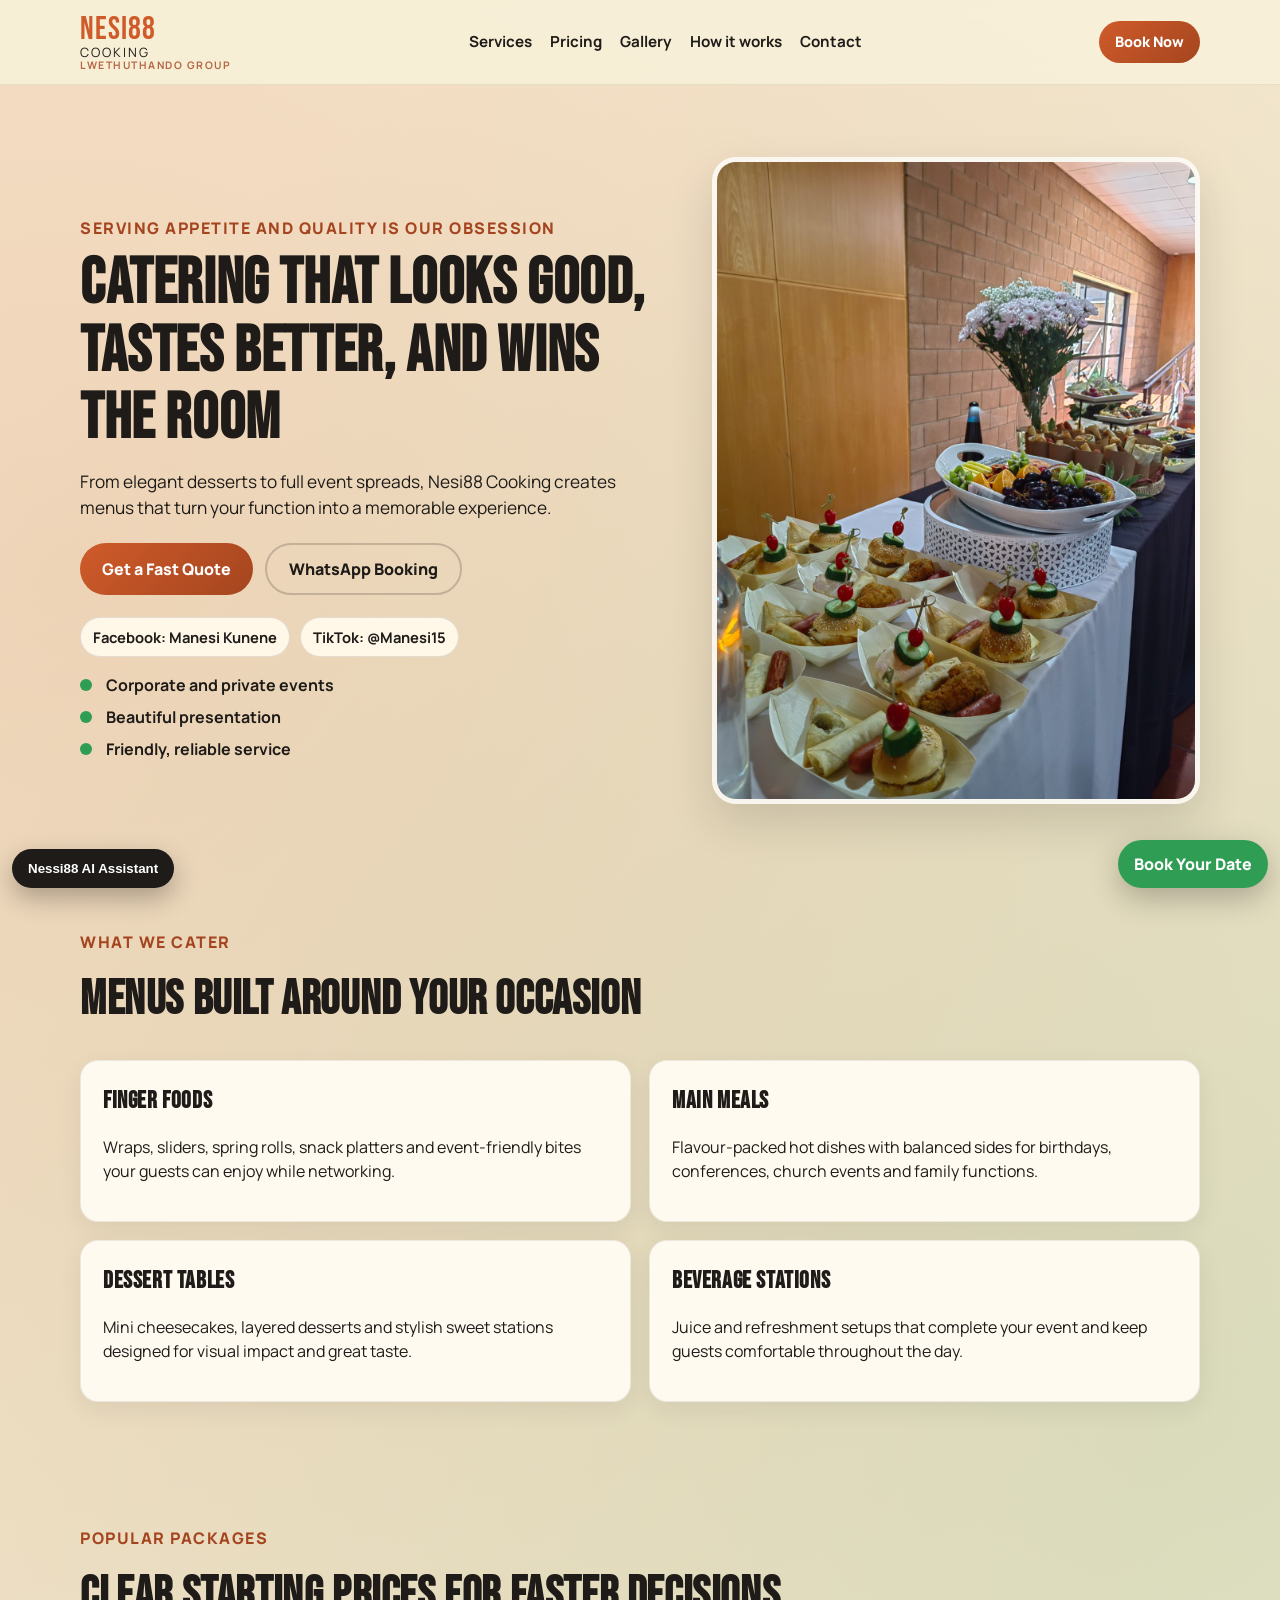
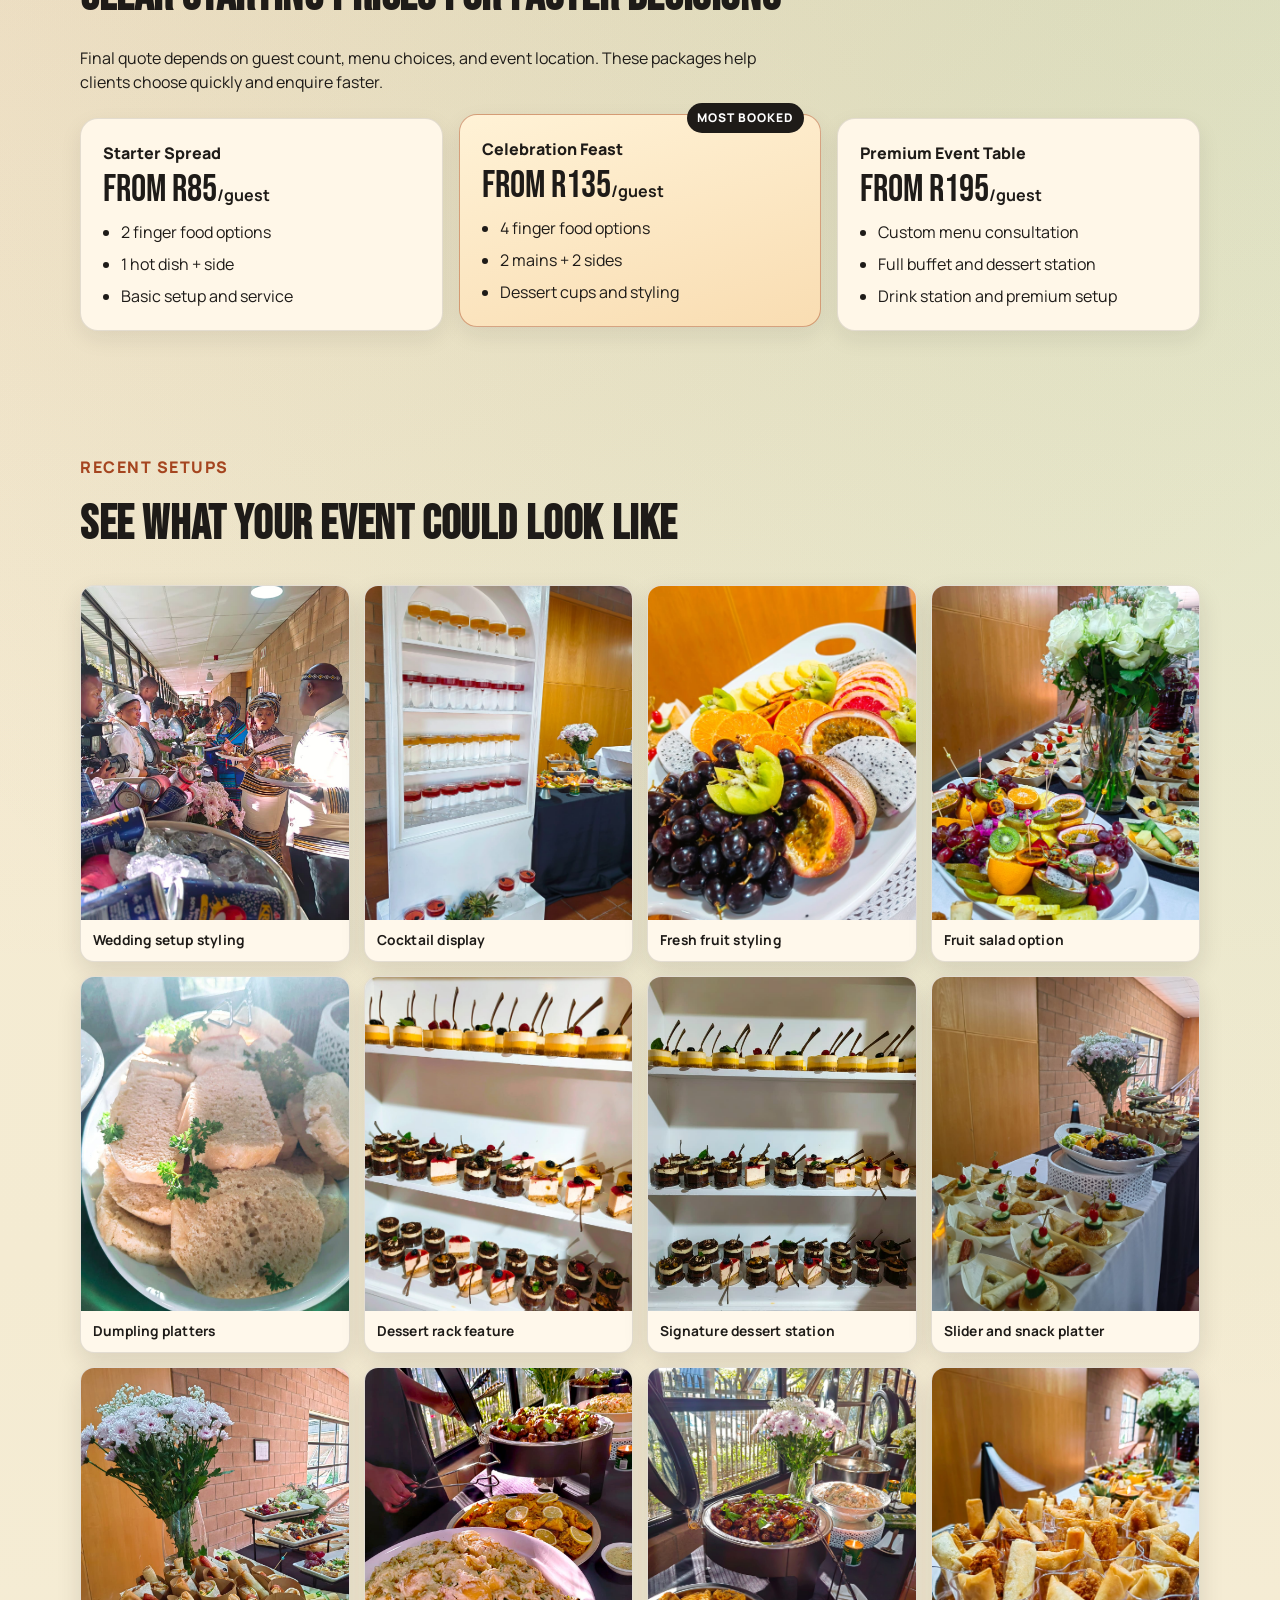
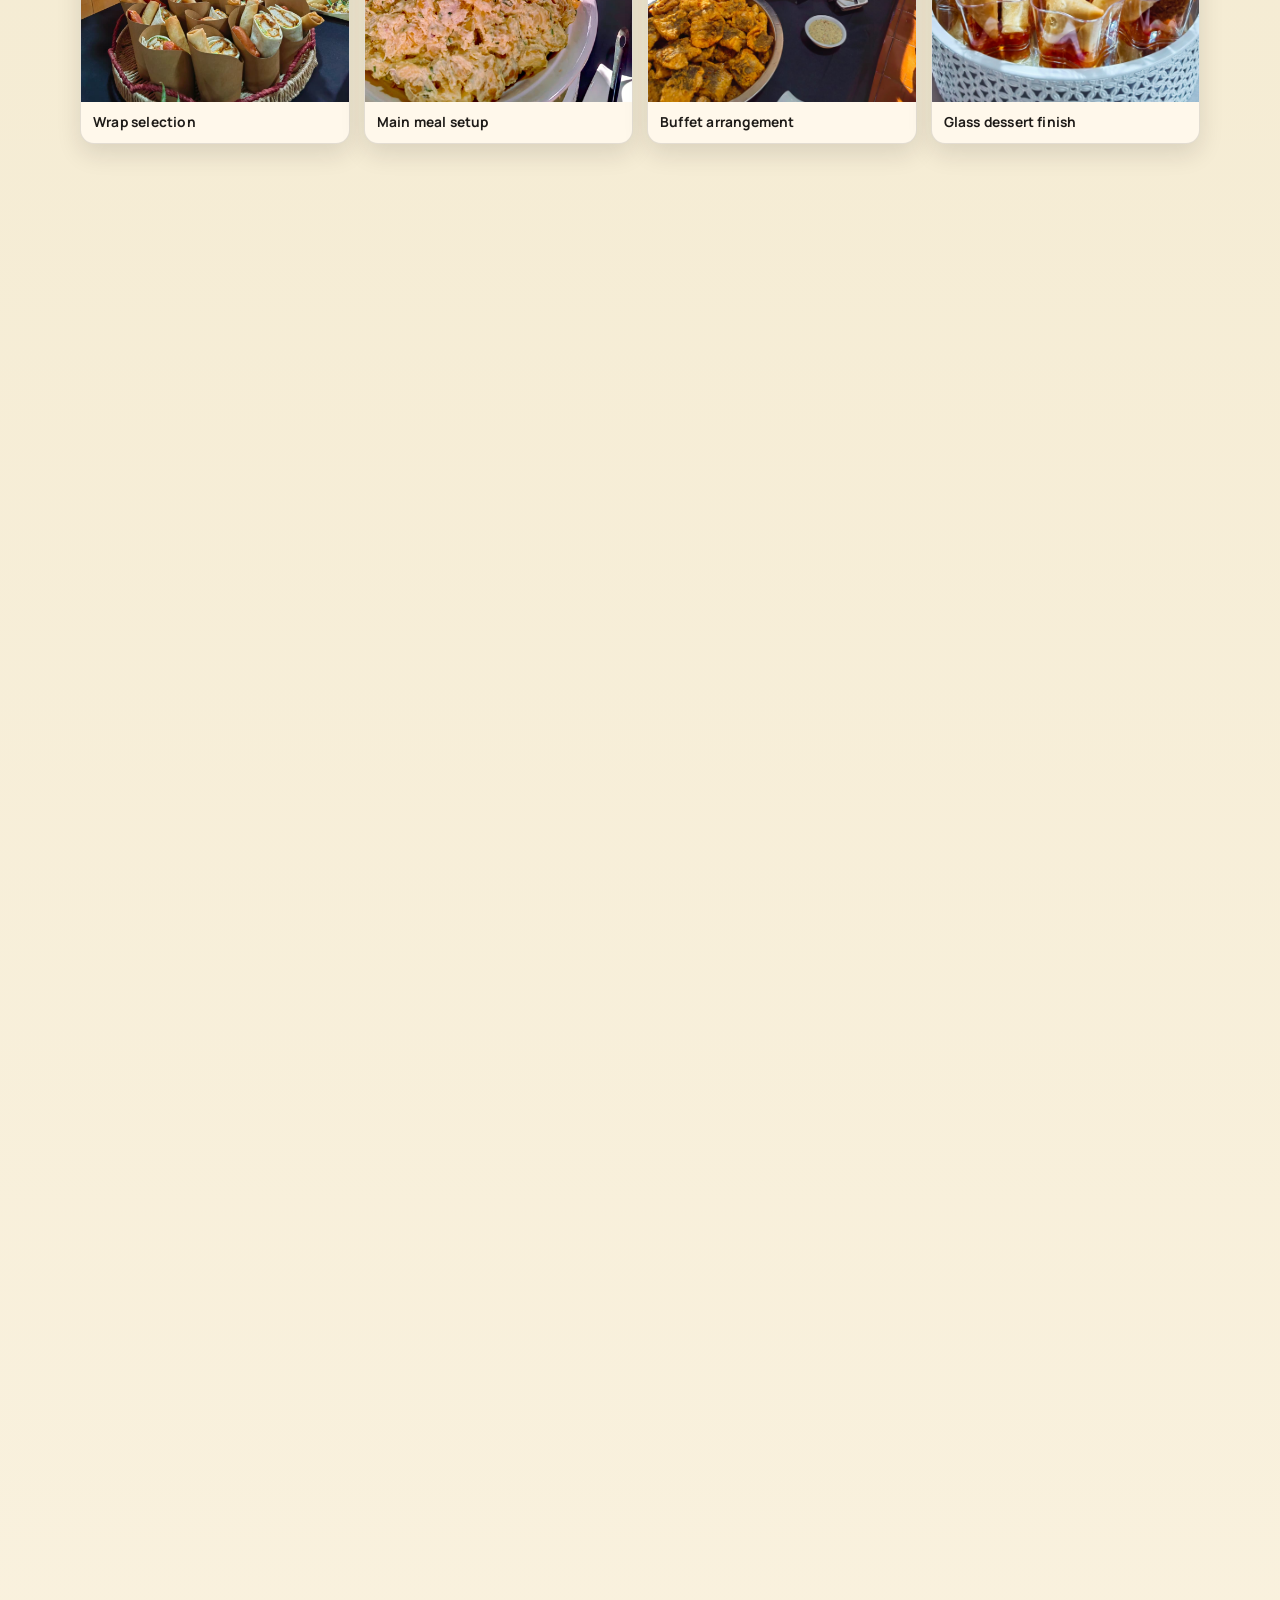
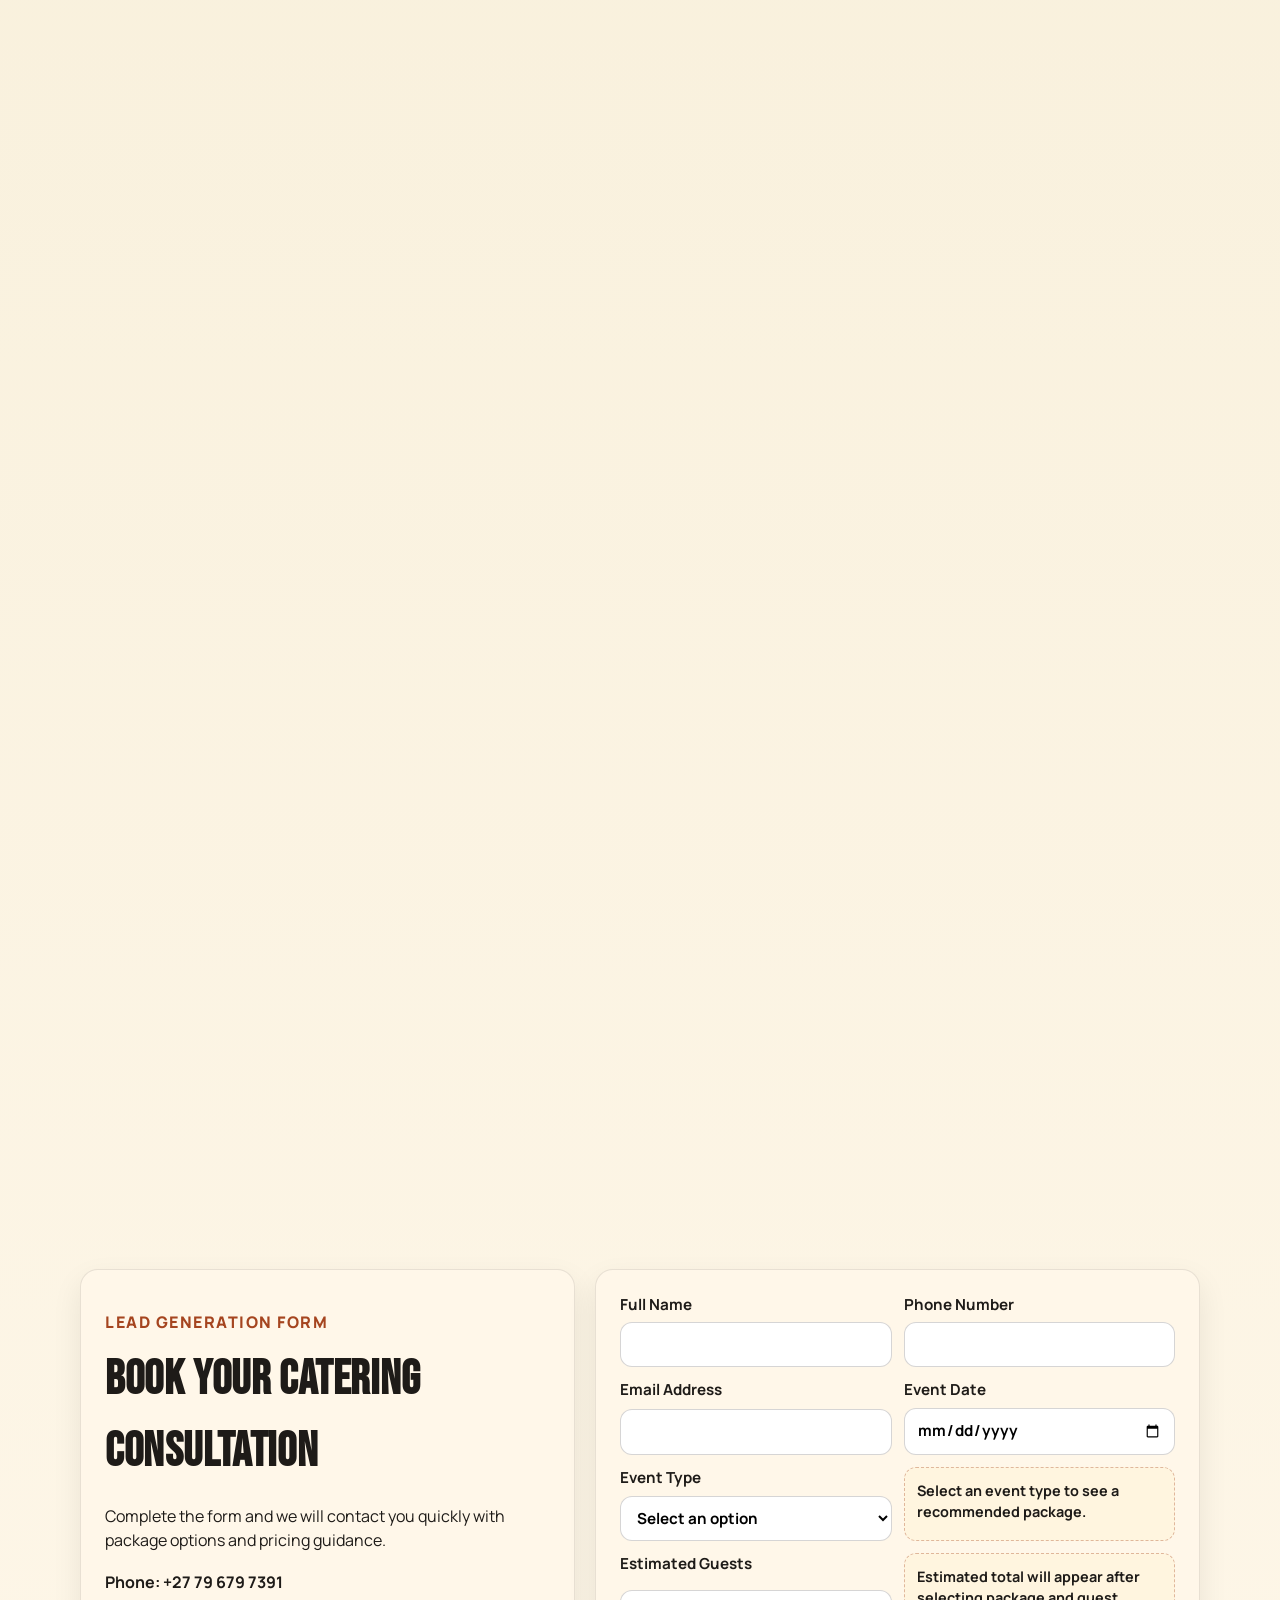
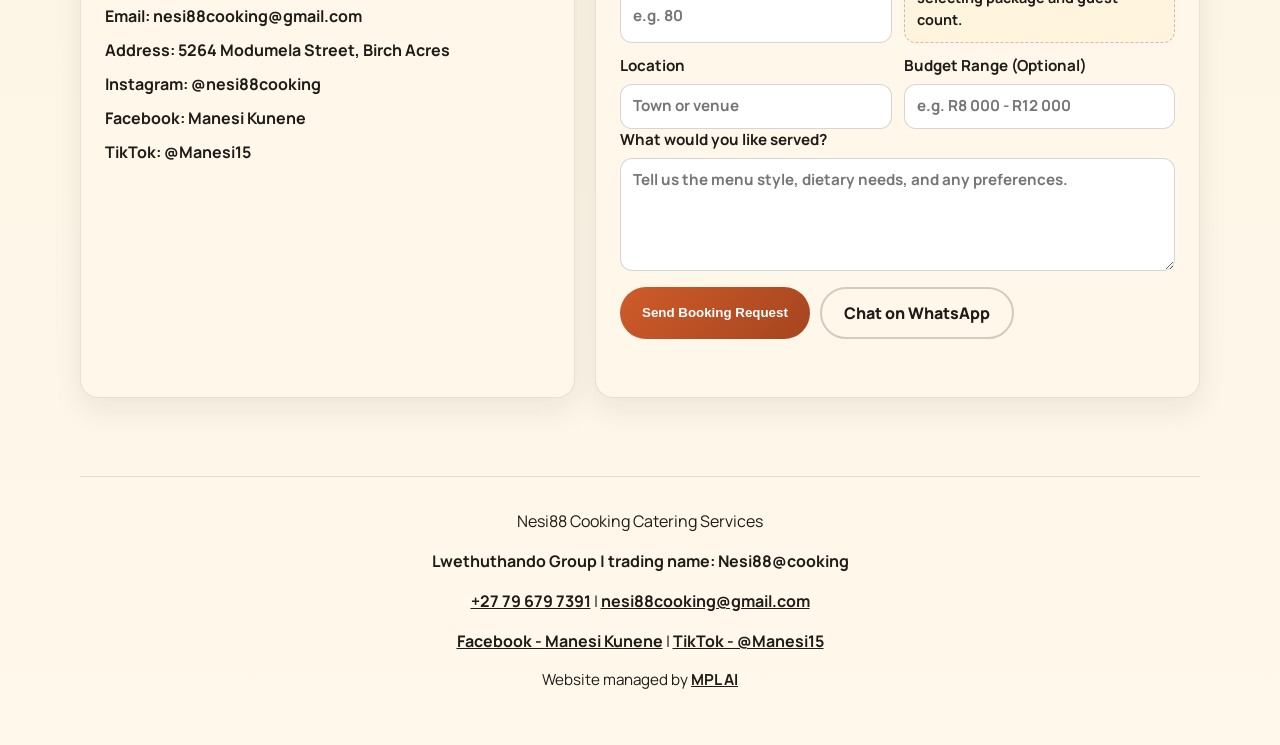
<file: index.html>
<!DOCTYPE html>
<html lang="en">
<head>
  <meta charset="UTF-8">
  <meta name="viewport" content="width=device-width, initial-scale=1.0">
  <meta name="description" content="Nesi88 Cooking, trading as Nesi88@cooking under Lwethuthando Group, provides stylish catering for corporate events, private celebrations, and intimate functions in and around Birch Acres.">
  <title>Nesi88 Cooking | Catering Services</title>
  <link rel="preconnect" href="https://fonts.googleapis.com">
  <link rel="preconnect" href="https://fonts.gstatic.com" crossorigin>
  <link href="https://fonts.googleapis.com/css2?family=Bebas+Neue&family=Manrope:wght@400;500;700;800&display=swap" rel="stylesheet">
  <link rel="stylesheet" href="styles.css">
</head>
<body>
  <div id="pageLoader" class="page-loader" aria-hidden="true">
    <div class="loader-logo">
      <span class="logo-main">Nesi88</span>
      <span class="logo-sub">Cooking</span>
    </div>
  </div>

  <div id="scrollProgress" class="scroll-progress" role="progressbar" aria-label="Page scroll progress" aria-valuenow="0" aria-valuemin="0" aria-valuemax="100"></div>
  <button id="menuBackdrop" class="menu-backdrop" aria-hidden="true" tabindex="-1"></button>
  <a class="skip-link" href="#book">Skip to booking form</a>

  <header class="site-header">
    <div class="container nav-wrap">
      <a class="logo" href="#home" aria-label="Nesi88 Cooking home">
        <span class="logo-main">Nesi88</span>
        <span class="logo-sub">Cooking</span>
        <span class="logo-group">Lwethuthando Group</span>
      </a>

      <button class="mobile-menu-toggle" id="mobileMenuToggle" type="button" aria-expanded="false" aria-controls="mainNav" aria-label="Toggle navigation menu">
        <span></span>
        <span></span>
        <span></span>
      </button>

      <nav class="main-nav" id="mainNav" aria-label="Main navigation">
        <a href="#services">Services</a>
        <a href="#pricing">Pricing</a>
        <a href="#gallery">Gallery</a>
        <a href="#how-it-works">How it works</a>
        <a href="#contact">Contact</a>
      </nav>

      <a class="btn btn-small" href="#book">Book Now</a>
    </div>
  </header>

  <main id="home">
    <section class="hero section-reveal">
      <div class="container hero-grid">
        <div class="hero-copy">
          <p class="eyebrow">Serving appetite and quality is our obsession</p>
          <h1>Catering That Looks Good, Tastes Better, And Wins The Room</h1>
          <p class="hero-text">From elegant desserts to full event spreads, Nesi88 Cooking creates menus that turn your function into a memorable experience.</p>

          <div class="hero-cta">
            <a class="btn" href="#book">Get a Fast Quote</a>
            <a class="btn btn-outline" href="https://wa.me/27796797381" target="_blank" rel="noopener">WhatsApp Booking</a>
          </div>

          <div class="social-inline" aria-label="Social media accounts">
            <a href="https://www.facebook.com/ManesiKunene" target="_blank" rel="noopener">Facebook: Manesi Kunene</a>
            <a href="https://www.tiktok.com/@manesi15" target="_blank" rel="noopener">TikTok: @Manesi15</a>
          </div>

          <ul class="trust-points" aria-label="Service highlights">
            <li>Corporate and private events</li>
            <li>Beautiful presentation</li>
            <li>Friendly, reliable service</li>
          </ul>
        </div>

        <div class="hero-visual">
          <img src="images/burgers.jpeg" alt="Nesi88 Cooking catering services poster" loading="eager">
        </div>
      </div>
    </section>

    <section id="services" class="services section-reveal">
      <div class="container">
        <p class="section-kicker">What we cater</p>
        <h2>Menus Built Around Your Occasion</h2>

        <div class="service-grid">
          <article class="service-card">
            <h3>Finger Foods</h3>
            <p>Wraps, sliders, spring rolls, snack platters and event-friendly bites your guests can enjoy while networking.</p>
          </article>

          <article class="service-card">
            <h3>Main Meals</h3>
            <p>Flavour-packed hot dishes with balanced sides for birthdays, conferences, church events and family functions.</p>
          </article>

          <article class="service-card">
            <h3>Dessert Tables</h3>
            <p>Mini cheesecakes, layered desserts and stylish sweet stations designed for visual impact and great taste.</p>
          </article>

          <article class="service-card">
            <h3>Beverage Stations</h3>
            <p>Juice and refreshment setups that complete your event and keep guests comfortable throughout the day.</p>
          </article>
        </div>
      </div>
    </section>

    <section id="pricing" class="pricing section-reveal">
      <div class="container">
        <p class="section-kicker">Popular packages</p>
        <h2>Clear Starting Prices For Faster Decisions</h2>
        <p class="section-intro">Final quote depends on guest count, menu choices, and event location. These packages help clients choose quickly and enquire faster.</p>

        <div class="pricing-grid">
          <article class="price-card">
            <p class="price-label">Starter Spread</p>
            <p class="price-value">From R85<span>/guest</span></p>
            <ul>
              <li>2 finger food options</li>
              <li>1 hot dish + side</li>
              <li>Basic setup and service</li>
            </ul>
          </article>

          <article class="price-card price-card-featured">
            <p class="badge">Most Booked</p>
            <p class="price-label">Celebration Feast</p>
            <p class="price-value">From R135<span>/guest</span></p>
            <ul>
              <li>4 finger food options</li>
              <li>2 mains + 2 sides</li>
              <li>Dessert cups and styling</li>
            </ul>
          </article>

          <article class="price-card">
            <p class="price-label">Premium Event Table</p>
            <p class="price-value">From R195<span>/guest</span></p>
            <ul>
              <li>Custom menu consultation</li>
              <li>Full buffet and dessert station</li>
              <li>Drink station and premium setup</li>
            </ul>
          </article>
        </div>
      </div>
    </section>

    <section id="gallery" class="gallery section-reveal">
      <div class="container">
        <p class="section-kicker">Recent setups</p>
        <h2>See What Your Event Could Look Like</h2>

        <div class="gallery-grid">
          <figure class="gallery-card featured">
            <img src="images/xhosa-wedding.jpeg" alt="Elegant wedding buffet setup by Nesi88 Cooking" loading="lazy">
            <figcaption>Wedding setup styling</figcaption>
          </figure>
          <figure class="gallery-card tall">
            <img src="images/cocktail-rack.jpeg" alt="Cocktail drinks and event refreshment rack" loading="lazy">
            <figcaption>Cocktail display</figcaption>
          </figure>
          <figure class="gallery-card">
            <img src="images/fruit-bowl.jpeg" alt="Fresh fruit bowl and table styling" loading="lazy">
            <figcaption>Fresh fruit styling</figcaption>
          </figure>
          <figure class="gallery-card">
            <img src="images/fruit-salad.jpeg" alt="Fruit salad catering option" loading="lazy">
            <figcaption>Fruit salad option</figcaption>
          </figure>
          <figure class="gallery-card">
            <img src="images/dumpling.jpeg" alt="Savory dumpling catering platter" loading="lazy">
            <figcaption>Dumpling platters</figcaption>
          </figure>
          <figure class="gallery-card">
            <img src="images/desert-on-rack.jpeg" alt="Tiered dessert rack for catered event" loading="lazy">
            <figcaption>Dessert rack feature</figcaption>
          </figure>
          <figure class="gallery-card">
            <img src="images/desert3.jpeg" alt="Dessert station with cheesecakes and cups" loading="lazy">
            <figcaption>Signature dessert station</figcaption>
          </figure>
          <figure class="gallery-card">
            <img src="images/burgers.jpeg" alt="Slider burgers and finger snacks served for events" loading="lazy">
            <figcaption>Slider and snack platter</figcaption>
          </figure>
          <figure class="gallery-card">
            <img src="images/wraps.jpeg" alt="Basket of wraps and finger foods" loading="lazy">
            <figcaption>Wrap selection</figcaption>
          </figure>
          <figure class="gallery-card">
            <img src="images/salds.jpeg" alt="Hot meals and side dishes in catering setup" loading="lazy">
            <figcaption>Main meal setup</figcaption>
          </figure>
          <figure class="gallery-card">
            <img src="images/menu.jpeg" alt="Event food table with plated options" loading="lazy">
            <figcaption>Buffet arrangement</figcaption>
          </figure>
          <figure class="gallery-card">
            <img src="images/inglass.jpeg" alt="Styled dessert served in glass cups" loading="lazy">
            <figcaption>Glass dessert finish</figcaption>
          </figure>
        </div>
      </div>
    </section>

    <section class="showcase section-reveal" aria-label="Catering showcase reel">
      <div class="container showcase-grid">
        <div>
          <p class="section-kicker">Live atmosphere</p>
          <h2>See The Setup Energy In Motion</h2>
          <p>Photos show quality, but video shows experience. This preview helps potential clients imagine their own event with the same premium presentation and flow.</p>
          <a class="btn" href="#book">Get My Event Quote</a>
        </div>
        <div class="showcase-media">
          <video controls autoplay muted loop playsinline preload="metadata" poster="images/juice.jpeg">
            <source src="images/drink-rack-vid.mp4" type="video/mp4">
            Your browser does not support the video tag.
          </video>
        </div>
      </div>
    </section>

    <section id="how-it-works" class="process section-reveal">
      <div class="container">
        <p class="section-kicker">Simple booking flow</p>
        <h2>From Enquiry To Event In 3 Easy Steps</h2>

        <div class="steps">
          <article>
            <span>1</span>
            <h3>Share your event details</h3>
            <p>Tell us your date, guest count and the type of catering you need.</p>
          </article>
          <article>
            <span>2</span>
            <h3>Receive a tailored quote</h3>
            <p>We match menu ideas and portions to your budget and occasion.</p>
          </article>
          <article>
            <span>3</span>
            <h3>Secure your booking</h3>
            <p>Confirm and relax while we handle food preparation and presentation.</p>
          </article>
        </div>
      </div>
    </section>

    <section class="social-proof section-reveal" aria-label="Client trust and testimonials">
      <div class="container">
        <p class="section-kicker">Why clients choose us</p>
        <h2>Trusted For Taste, Presentation, And Reliability</h2>

        <div class="badge-row" role="list" aria-label="Trust badges">
          <span role="listitem">Food hygiene first</span>
          <span role="listitem">On-time event setup</span>
          <span role="listitem">Professional presentation</span>
          <span role="listitem">Custom menu flexibility</span>
        </div>

        <div class="testimonial-grid">
          <article>
            <p>"Our conference guests loved the variety and quality. Setup was clean, elegant and perfectly on time."</p>
            <h3>Corporate Client</h3>
          </article>
          <article>
            <p>"The dessert table was beautiful and tasted incredible. Everyone kept asking who the caterer was."</p>
            <h3>Birthday Host</h3>
          </article>
          <article>
            <p>"Communication was smooth from booking to event day. The team made the whole experience stress free."</p>
            <h3>Private Function Client</h3>
          </article>
        </div>
      </div>
    </section>

    <section class="top-menu section-reveal" aria-label="Most requested menu items">
      <div class="container">
        <p class="section-kicker">Client favourites</p>
        <h2>6 Menu Items Guests Keep Requesting</h2>
        <p class="section-intro">Every event has its crowd-pleasers. These six are ordered again and again.</p>

        <div class="menu-items-grid">
          <article class="menu-item-card">
            <span class="menu-icon" aria-hidden="true">
              <svg viewBox="0 0 24 24" role="img" focusable="false">
                <circle cx="12" cy="7" r="3.5"></circle>
                <path d="M4 20c.6-4.2 3.7-6.5 8-6.5s7.4 2.3 8 6.5"></path>
                <path d="M6.5 11.5h11"></path>
              </svg>
            </span>
            <h3>Layered Dessert Cups</h3>
            <p>Creamy, beautifully staged individual desserts with seasonal berries and passionfruit drizzle.</p>
          </article>
          <article class="menu-item-card">
            <span class="menu-icon" aria-hidden="true">
              <svg viewBox="0 0 24 24" role="img" focusable="false">
                <path d="M5 6h14"></path>
                <path d="M7 6v3c0 2.9 2.2 5.2 5 5.6V19"></path>
                <path d="M17 6v3c0 2.9-2.2 5.2-5 5.6"></path>
                <path d="M9 19h6"></path>
              </svg>
            </span>
            <h3>Mini Cheesecake Bites</h3>
            <p>Rich bases, smooth cheese filling and a fruit-topped finish that photographs as well as it tastes.</p>
          </article>
          <article class="menu-item-card">
            <span class="menu-icon" aria-hidden="true">
              <svg viewBox="0 0 24 24" role="img" focusable="false">
                <path d="M4 10h16"></path>
                <path d="M5 14h14"></path>
                <path d="M6 10c1.4-2.1 3.5-3 6-3s4.6.9 6 3"></path>
                <path d="M7 17h10"></path>
              </svg>
            </span>
            <h3>Ginger &amp; Lemon Chicken</h3>
            <p>Fall-off-the-bone tender, glazed and garnished. A guaranteed crowd favourite at every hot-buffet table.</p>
          </article>
          <article class="menu-item-card">
            <span class="menu-icon" aria-hidden="true">
              <svg viewBox="0 0 24 24" role="img" focusable="false">
                <path d="M4.5 8h15"></path>
                <path d="M7 8c.6 3.8 2.3 6 5 8"></path>
                <path d="M17 8c-.6 3.8-2.3 6-5 8"></path>
                <path d="M12 16.2V20"></path>
                <path d="M9 20h6"></path>
              </svg>
            </span>
            <h3>Flavoured Wraps Cone Basket</h3>
            <p>Crispy cones packed with chicken, salad and sauce — elegant finger food that guests grab first.</p>
          </article>
          <article class="menu-item-card">
            <span class="menu-icon" aria-hidden="true">
              <svg viewBox="0 0 24 24" role="img" focusable="false">
                <path d="M8 4h8"></path>
                <path d="M9 4v5l2 2v8"></path>
                <path d="M15 4v5l-2 2"></path>
                <path d="M8 20h8"></path>
              </svg>
            </span>
            <h3>Refreshing Juice Station</h3>
            <p>Fresh-pour dispensers with house juice, ginger lemonade and fruit infusions styled for your table.</p>
          </article>
          <article class="menu-item-card">
            <span class="menu-icon" aria-hidden="true">
              <svg viewBox="0 0 24 24" role="img" focusable="false">
                <path d="M4 12.5h16"></path>
                <path d="M5.5 12.5c1.2 2 3.5 3 6.5 3s5.3-1 6.5-3"></path>
                <path d="M6.5 9.5h11"></path>
                <path d="M8 17h8"></path>
              </svg>
            </span>
            <h3>Gourmet Slider Bites</h3>
            <p>Petite brioche sliders with crispy patty, cucumber and cocktail cherry garnish that look as good as they taste.</p>
          </article>
        </div>

        <div class="menu-cta">
          <a class="btn" href="nesi88-menu.pdf.html" target="_blank" rel="noopener">Download Full Menu &amp; Price Card</a>
          <a class="btn btn-outline" href="#book">Book Based On This Menu</a>
        </div>
      </div>
    </section>

    <section id="book" class="booking section-reveal">
      <div class="container booking-grid">
        <div class="booking-copy">
          <p class="section-kicker">Lead generation form</p>
          <h2>Book Your Catering Consultation</h2>
          <p>Complete the form and we will contact you quickly with package options and pricing guidance.</p>

          <ul>
            <li>Phone: +27 79 679 7391</li>
            <li>Email: nesi88cooking@gmail.com</li>
            <li>Address: 5264 Modumela Street, Birch Acres</li>
            <li>Instagram: @nesi88cooking</li>
            <li>Facebook: Manesi Kunene</li>
            <li>TikTok: @Manesi15</li>
          </ul>
        </div>

        <form id="bookingForm" class="booking-form" action="send-booking.php" method="post" novalidate>
          <input type="text" name="website" class="honeypot" tabindex="-1" autocomplete="off" aria-hidden="true">
          <div class="field-grid">
            <label>Full Name
              <input type="text" name="name" autocomplete="name" required>
            </label>

            <label>Phone Number
              <input type="tel" name="phone" autocomplete="tel" required>
            </label>

            <label>Email Address
              <input type="email" name="email" autocomplete="email">
            </label>

            <label>Event Date
              <input type="date" name="eventDate" required>
            </label>

            <label>Event Type
              <select name="eventType" required>
                <option value="">Select an option</option>
                <option>Wedding</option>
                <option>Birthday</option>
                <option>Corporate Event</option>
                <option>Funeral/Cultural Gathering</option>
                <option>Private Function</option>
                <option>Other</option>
              </select>
            </label>

            <p id="packageHint" class="package-hint" aria-live="polite">Select an event type to see a recommended package.</p>

            <label>Estimated Guests
              <input type="number" name="guests" min="10" placeholder="e.g. 80" required>
            </label>

            <p id="estimateHint" class="estimate-hint" aria-live="polite">Estimated total will appear after selecting package and guest count.</p>

            <label>Location
              <input type="text" name="location" placeholder="Town or venue" required>
            </label>

            <label>Budget Range (Optional)
              <input type="text" name="budget" placeholder="e.g. R8 000 - R12 000">
            </label>
          </div>

          <label>What would you like served?
            <textarea name="message" rows="4" placeholder="Tell us the menu style, dietary needs, and any preferences."></textarea>
          </label>

          <div class="form-actions">
            <button class="btn" type="submit">Send Booking Request</button>
            <a class="btn btn-outline" id="whatsAppFallback" href="https://wa.me/27796797381" target="_blank" rel="noopener">Chat on WhatsApp</a>
          </div>

          <p id="formStatus" class="form-status" role="status" aria-live="polite"></p>
        </form>
      </div>
    </section>
  </main>

  <footer id="contact" class="site-footer">
    <div class="container footer-wrap">
      <p>Nesi88 Cooking Catering Services</p>
      <p class="legal-name">Lwethuthando Group | trading name: Nesi88@cooking</p>
      <p><a href="tel:+27796797381">+27 79 679 7391</a> | <a href="mailto:nesi88cooking@gmail.com">nesi88cooking@gmail.com</a></p>
      <p><a href="https://www.facebook.com/ManesiKunene" target="_blank" rel="noopener">Facebook - Manesi Kunene</a> | <a href="https://www.tiktok.com/@manesi15" target="_blank" rel="noopener">TikTok - @Manesi15</a></p>
      <p class="managed-by">Website managed by <a href="https://www.mplai.co.za" target="_blank" rel="noopener">MPL AI</a></p>
    </div>
  </footer>

  <a class="floating-cta" href="#book" aria-label="Open booking form">Book Your Date</a>

  <section class="chatbot" aria-label="AI FAQ assistant">
    <button id="chatToggle" class="chat-toggle" type="button" aria-expanded="false" aria-controls="chatWindow">
      Nessi88 AI Assistant
    </button>

    <div id="chatWindow" class="chat-window" aria-hidden="true">
      <div class="chat-head">
        <h2>Nesi88 AI Assistant</h2>
        <button id="chatClose" class="chat-close" type="button" aria-label="Close assistant">x</button>
      </div>

      <div id="chatMessages" class="chat-messages" role="log" aria-live="polite" aria-relevant="additions"></div>

      <div class="chat-quick-actions" aria-label="FAQ quick actions">
        <button type="button" data-question="How much does catering cost?">Pricing</button>
        <button type="button" data-question="What menu options do you have?">Menu options</button>
        <button type="button" data-question="How do I book?">How to book</button>
        <button type="button" data-question="Do you cater for corporate events?">Corporate events</button>
      </div>

      <form id="chatForm" class="chat-form">
        <label class="chat-label" for="chatInput">Ask a question</label>
        <input id="chatInput" name="chatInput" type="text" placeholder="Type your question..." autocomplete="off">
        <button type="submit">Send</button>
      </form>
    </div>
  </section>

  <script src="script.js"></script>
</body>
</html>
</file>
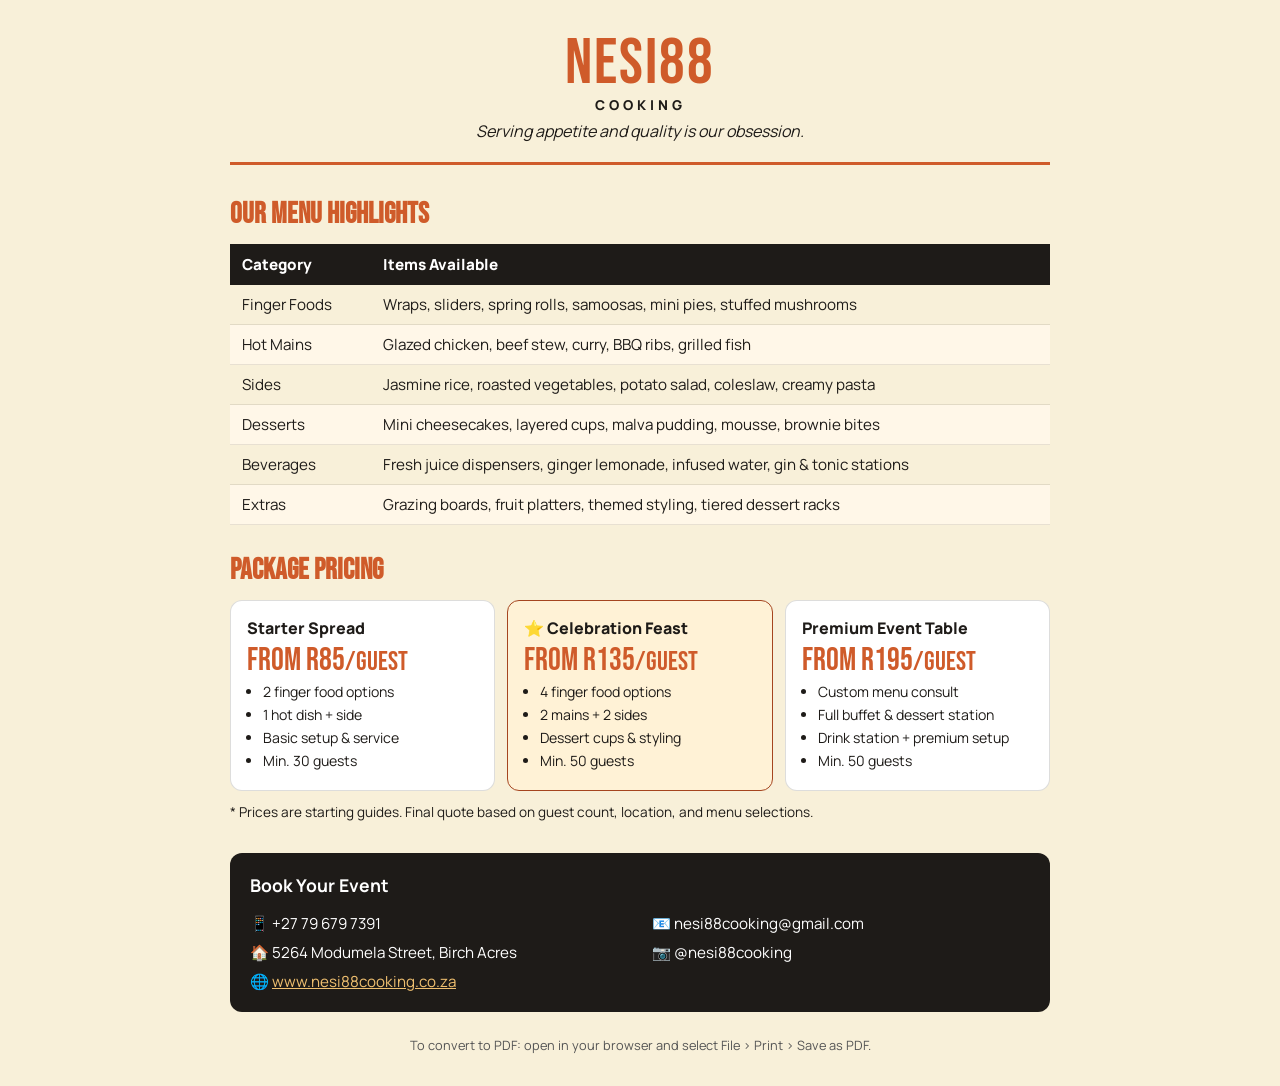
<file: nesi88-menu.pdf.html>
<!DOCTYPE html>
<html lang="en">
<head>
  <meta charset="UTF-8">
  <meta name="viewport" content="width=device-width, initial-scale=1.0">
  <title>Nesi88 Cooking – Menu & Price Card</title>
  <style>
    @import url('https://fonts.googleapis.com/css2?family=Bebas+Neue&family=Manrope:wght@400;700;800&display=swap');

    * { box-sizing: border-box; margin: 0; padding: 0; }

    body {
      font-family: "Manrope", sans-serif;
      background: #f8f0d9;
      color: #1e1b18;
      padding: 32px 20px;
      max-width: 860px;
      margin: 0 auto;
    }

    .header {
      text-align: center;
      margin-bottom: 32px;
      border-bottom: 3px solid #cf5b2a;
      padding-bottom: 20px;
    }

    .brand {
      font-family: "Bebas Neue", sans-serif;
      font-size: 4rem;
      color: #cf5b2a;
      letter-spacing: 2px;
      line-height: 1;
    }

    .sub {
      letter-spacing: 4px;
      text-transform: uppercase;
      font-size: 0.85rem;
      font-weight: 800;
    }

    .tagline {
      font-style: italic;
      margin-top: 6px;
      font-size: 1rem;
    }

    h2 {
      font-family: "Bebas Neue", sans-serif;
      font-size: 1.8rem;
      margin: 28px 0 12px;
      color: #cf5b2a;
    }

    .section { margin-bottom: 24px; }

    table {
      width: 100%;
      border-collapse: collapse;
      font-size: 0.95rem;
    }

    thead th {
      background: #1e1b18;
      color: #fff;
      padding: 10px 12px;
      text-align: left;
      font-weight: 800;
    }

    tbody tr:nth-child(even) { background: #fff7e8; }
    tbody td { padding: 9px 12px; border-bottom: 1px solid rgba(30,27,24,0.1); }

    .packages {
      display: grid;
      grid-template-columns: repeat(3, 1fr);
      gap: 12px;
      margin-top: 12px;
    }

    .pkg {
      background: #fff;
      border: 1px solid rgba(30,27,24,0.15);
      border-radius: 12px;
      padding: 16px;
    }

    .pkg.featured {
      background: #fff2d6;
      border-color: #a5451f;
    }

    .pkg-name { font-weight: 800; font-size: 1rem; }

    .pkg-price {
      font-family: "Bebas Neue", sans-serif;
      font-size: 2rem;
      color: #cf5b2a;
      line-height: 1.1;
      margin: 4px 0;
    }

    .pkg ul { padding-left: 16px; font-size: 0.88rem; }
    .pkg li { margin: 4px 0; }

    .contact {
      background: #1e1b18;
      color: #fff;
      border-radius: 12px;
      padding: 20px;
      margin-top: 32px;
      display: grid;
      grid-template-columns: 1fr 1fr;
      gap: 8px 24px;
      font-size: 0.95rem;
    }

    .contact strong { display: block; font-size: 1.1rem; margin-bottom: 8px; grid-column: 1/-1; }
    .contact a { color: #f0c070; }

    .footer-note {
      text-align: center;
      margin-top: 24px;
      font-size: 0.8rem;
      color: #555;
    }

    @media print {
      body { background: #fff; padding: 0; }
      .contact { -webkit-print-color-adjust: exact; print-color-adjust: exact; }
    }
  </style>
</head>
<body>

  <div class="header">
    <p class="brand">Nesi88</p>
    <p class="sub">Cooking</p>
    <p class="tagline">Serving appetite and quality is our obsession.</p>
  </div>

  <div class="section">
    <h2>Our Menu Highlights</h2>
    <table>
      <thead>
        <tr><th>Category</th><th>Items Available</th></tr>
      </thead>
      <tbody>
        <tr><td>Finger Foods</td><td>Wraps, sliders, spring rolls, samoosas, mini pies, stuffed mushrooms</td></tr>
        <tr><td>Hot Mains</td><td>Glazed chicken, beef stew, curry, BBQ ribs, grilled fish</td></tr>
        <tr><td>Sides</td><td>Jasmine rice, roasted vegetables, potato salad, coleslaw, creamy pasta</td></tr>
        <tr><td>Desserts</td><td>Mini cheesecakes, layered cups, malva pudding, mousse, brownie bites</td></tr>
        <tr><td>Beverages</td><td>Fresh juice dispensers, ginger lemonade, infused water, gin &amp; tonic stations</td></tr>
        <tr><td>Extras</td><td>Grazing boards, fruit platters, themed styling, tiered dessert racks</td></tr>
      </tbody>
    </table>
  </div>

  <div class="section">
    <h2>Package Pricing</h2>
    <div class="packages">
      <div class="pkg">
        <p class="pkg-name">Starter Spread</p>
        <p class="pkg-price">From R85<small>/guest</small></p>
        <ul>
          <li>2 finger food options</li>
          <li>1 hot dish + side</li>
          <li>Basic setup &amp; service</li>
          <li>Min. 30 guests</li>
        </ul>
      </div>
      <div class="pkg featured">
        <p class="pkg-name">&#11088; Celebration Feast</p>
        <p class="pkg-price">From R135<small>/guest</small></p>
        <ul>
          <li>4 finger food options</li>
          <li>2 mains + 2 sides</li>
          <li>Dessert cups &amp; styling</li>
          <li>Min. 50 guests</li>
        </ul>
      </div>
      <div class="pkg">
        <p class="pkg-name">Premium Event Table</p>
        <p class="pkg-price">From R195<small>/guest</small></p>
        <ul>
          <li>Custom menu consult</li>
          <li>Full buffet &amp; dessert station</li>
          <li>Drink station + premium setup</li>
          <li>Min. 50 guests</li>
        </ul>
      </div>
    </div>
    <p style="margin-top:12px;font-size:0.85rem;">* Prices are starting guides. Final quote based on guest count, location, and menu selections.</p>
  </div>

  <div class="contact">
    <strong>Book Your Event</strong>
    <span>&#128241; +27 79 679 7391</span>
    <span>&#128231; nesi88cooking@gmail.com</span>
    <span>&#127968; 5264 Modumela Street, Birch Acres</span>
    <span>&#128247; @nesi88cooking</span>
    <span>&#127760; <a href="https://www.nesi88cooking.co.za">www.nesi88cooking.co.za</a></span>
  </div>

  <p class="footer-note">To convert to PDF: open in your browser and select File &rsaquo; Print &rsaquo; Save as PDF.</p>

</body>
</html>
</file>
<file: styles.css>
:root {
  --cream: #f5ecd2;
  --sand: #e7d7ad;
  --orange: #cf5b2a;
  --orange-dark: #a5451f;
  --ink: #1e1b18;
  --green: #2f9d53;
  --card: #fffaf0;
  --shadow: 0 20px 45px rgba(30, 27, 24, 0.14);
  --radius: 18px;
}

/* ── Page loader ─────────────────────────── */
.page-loader {
  position: fixed;
  inset: 0;
  z-index: 9999;
  background: #f8f0d9;
  display: flex;
  align-items: center;
  justify-content: center;
  flex-direction: column;
  transition: opacity 0.5s ease, visibility 0.5s ease;
}

.page-loader.hidden {
  opacity: 0;
  visibility: hidden;
  pointer-events: none;
}

.loader-logo {
  display: flex;
  flex-direction: column;
  align-items: center;
  animation: loaderPulse 1s ease-in-out infinite alternate;
}

.loader-logo .logo-main {
  font-family: "Bebas Neue", sans-serif;
  font-size: 3.5rem;
  color: var(--orange);
  letter-spacing: 2px;
}

.loader-logo .logo-sub {
  font-size: 0.85rem;
  letter-spacing: 4px;
  text-transform: uppercase;
  font-weight: 800;
}

@keyframes loaderPulse {
  from { opacity: 0.5; transform: scale(0.97); }
  to   { opacity: 1;   transform: scale(1.03); }
}

/* ── Scroll progress ─────────────────────── */
.scroll-progress {
  position: fixed;
  top: 0;
  left: 0;
  height: 4px;
  width: 0%;
  background: linear-gradient(90deg, var(--orange), var(--green));
  z-index: 100;
  transition: width 0.1s linear;
  border-radius: 0 4px 4px 0;
}

.menu-backdrop {
  position: fixed;
  inset: 0;
  z-index: 25;
  border: 0;
  opacity: 0;
  pointer-events: none;
  background: rgba(16, 14, 12, 0.22);
  backdrop-filter: blur(2px);
  transition: opacity 0.2s ease;
}

.menu-backdrop.is-visible {
  opacity: 1;
  pointer-events: auto;
}

* {
  box-sizing: border-box;
}

html {
  scroll-behavior: smooth;
}

body {
  margin: 0;
  font-family: "Manrope", sans-serif;
  color: var(--ink);
  background:
    radial-gradient(circle at 5% 8%, rgba(207, 91, 42, 0.18) 0, transparent 30%),
    radial-gradient(circle at 95% 20%, rgba(47, 157, 83, 0.14) 0, transparent 27%),
    linear-gradient(180deg, #f8f0d9 0%, #f4ebd2 40%, #fff8eb 100%);
  line-height: 1.5;
}

body.menu-open {
  overflow: hidden;
}

img {
  max-width: 100%;
  display: block;
}

.skip-link {
  position: absolute;
  top: -40px;
  left: 10px;
  background: var(--ink);
  color: #fff;
  padding: 8px 12px;
  z-index: 99;
}

.skip-link:focus {
  top: 10px;
}

.container {
  width: min(1120px, 92%);
  margin: 0 auto;
}

.site-header {
  position: sticky;
  top: 0;
  z-index: 30;
  backdrop-filter: blur(8px);
  background: rgba(248, 240, 217, 0.9);
  border-bottom: 1px solid rgba(30, 27, 24, 0.08);
}

.nav-wrap {
  display: flex;
  align-items: center;
  justify-content: space-between;
  gap: 18px;
  padding: 14px 0;
}

.logo {
  text-decoration: none;
  color: var(--ink);
  display: flex;
  flex-direction: column;
  line-height: 1;
}

.logo-main {
  font-family: "Bebas Neue", sans-serif;
  letter-spacing: 1px;
  font-size: 2rem;
  color: var(--orange);
}

.logo-sub {
  font-size: 0.8rem;
  letter-spacing: 2px;
  text-transform: uppercase;
}

.logo-group {
  font-size: 0.65rem;
  letter-spacing: 1.5px;
  text-transform: uppercase;
  color: var(--orange-dark);
  font-weight: 700;
  opacity: 0.8;
  margin-top: 1px;
}

.main-nav {
  display: flex;
  align-items: center;
  gap: 18px;
}

.main-nav a {
  text-decoration: none;
  color: var(--ink);
  font-weight: 700;
  font-size: 0.95rem;
}

.mobile-menu-toggle {
  display: none;
  border: 0;
  background: transparent;
  width: 42px;
  height: 42px;
  padding: 8px;
  border-radius: 10px;
  cursor: pointer;
}

.mobile-menu-toggle span {
  display: block;
  width: 100%;
  height: 3px;
  border-radius: 999px;
  background: var(--ink);
  margin: 5px 0;
  transition: transform 0.25s ease, opacity 0.25s ease;
}

.mobile-menu-toggle.is-open span:nth-child(1) {
  transform: translateY(8px) rotate(45deg);
}

.mobile-menu-toggle.is-open span:nth-child(2) {
  opacity: 0;
}

.mobile-menu-toggle.is-open span:nth-child(3) {
  transform: translateY(-8px) rotate(-45deg);
}

.btn {
  border: 0;
  border-radius: 999px;
  background: linear-gradient(135deg, var(--orange), var(--orange-dark));
  color: #fff;
  font-weight: 800;
  padding: 12px 22px;
  text-decoration: none;
  display: inline-flex;
  align-items: center;
  justify-content: center;
  cursor: pointer;
  transition: transform 0.2s ease, filter 0.2s ease;
}

.btn:hover,
.btn:focus-visible {
  transform: translateY(-1px);
  filter: brightness(1.05);
}

.btn-small {
  padding: 10px 16px;
  font-size: 0.9rem;
}

.btn-outline {
  background: transparent;
  color: var(--ink);
  border: 2px solid rgba(30, 27, 24, 0.2);
}

.hero {
  padding: 72px 0 56px;
}

.hero-grid {
  display: grid;
  grid-template-columns: 1.1fr 0.9fr;
  gap: 36px;
  align-items: center;
}

.eyebrow,
.section-kicker {
  color: var(--orange-dark);
  text-transform: uppercase;
  letter-spacing: 1.5px;
  font-weight: 800;
  margin-bottom: 10px;
}

h1,
h2,
h3 {
  font-family: "Bebas Neue", sans-serif;
  letter-spacing: 0.6px;
  margin: 0 0 14px;
}

h1 {
  font-size: clamp(2.2rem, 5vw, 4rem);
  line-height: 1.05;
}

h2 {
  font-size: clamp(1.8rem, 4vw, 3rem);
}

h3 {
  font-size: 1.5rem;
}

.hero-text {
  font-size: 1.08rem;
  max-width: 52ch;
}

.social-inline {
  margin-top: 16px;
  display: flex;
  flex-wrap: wrap;
  gap: 10px;
}

.social-inline a {
  text-decoration: none;
  color: var(--ink);
  font-weight: 700;
  font-size: 0.92rem;
  background: #fff7e8;
  border: 1px solid rgba(30, 27, 24, 0.12);
  border-radius: 999px;
  padding: 8px 12px;
}

.social-inline a:hover,
.social-inline a:focus-visible {
  border-color: rgba(165, 69, 31, 0.48);
  background: #fff2db;
}

.hero-cta {
  margin: 22px 0;
  display: flex;
  flex-wrap: wrap;
  gap: 12px;
}

.trust-points {
  list-style: none;
  padding: 0;
  margin: 16px 0 0;
  display: grid;
  gap: 8px;
}

.trust-points li {
  padding-left: 26px;
  position: relative;
  font-weight: 700;
}

.trust-points li::before {
  content: "";
  width: 12px;
  height: 12px;
  border-radius: 50%;
  background: var(--green);
  position: absolute;
  left: 0;
  top: 6px;
}

.hero-visual img {
  border-radius: 24px;
  box-shadow: var(--shadow);
  border: 5px solid rgba(255, 255, 255, 0.75);
}

.services,
.pricing,
.gallery,
.showcase,
.process,
.social-proof,
.top-menu,
.booking {
  padding: 54px 0;
}

/* ── Top 6 menu items ────────────────────── */
.menu-items-grid {
  margin-top: 24px;
  display: grid;
  grid-template-columns: repeat(3, minmax(220px, 1fr));
  gap: 14px;
}

.menu-item-card {
  background: var(--card);
  border: 1px solid rgba(30, 27, 24, 0.1);
  border-radius: var(--radius);
  padding: 20px;
  transition: transform 0.22s ease, box-shadow 0.22s ease;
}

.menu-item-card:hover {
  transform: translateY(-4px);
  box-shadow: 0 16px 36px rgba(30, 27, 24, 0.12);
}

.menu-icon {
  width: 46px;
  height: 46px;
  display: inline-flex;
  align-items: center;
  justify-content: center;
  margin-bottom: 10px;
  border-radius: 12px;
  background: linear-gradient(145deg, #f8e9c7, #fff4dc);
  border: 1px solid rgba(30, 27, 24, 0.16);
}

.menu-icon svg {
  width: 24px;
  height: 24px;
  stroke: var(--orange-dark);
  stroke-width: 1.8;
  fill: none;
  stroke-linecap: round;
  stroke-linejoin: round;
}

.menu-item-card h3 {
  font-size: 1.3rem;
  margin-bottom: 6px;
}

.menu-cta {
  margin-top: 28px;
  display: flex;
  flex-wrap: wrap;
  gap: 12px;
}

.section-intro {
  max-width: 68ch;
  margin: 0;
}

.service-grid {
  margin-top: 24px;
  display: grid;
  grid-template-columns: repeat(2, minmax(240px, 1fr));
  gap: 18px;
}

.service-card {
  background: var(--card);
  border-radius: var(--radius);
  padding: 22px;
  box-shadow: 0 8px 25px rgba(30, 27, 24, 0.07);
  border: 1px solid rgba(30, 27, 24, 0.08);
}

.pricing-grid {
  margin-top: 24px;
  display: grid;
  grid-template-columns: repeat(3, minmax(220px, 1fr));
  gap: 16px;
}

.price-card {
  background: #fff7e8;
  border: 1px solid rgba(30, 27, 24, 0.12);
  border-radius: var(--radius);
  padding: 22px;
  position: relative;
  box-shadow: 0 8px 22px rgba(30, 27, 24, 0.08);
}

.price-card-featured {
  background: linear-gradient(165deg, #fff2d6, #f9ddb2);
  border: 1px solid rgba(165, 69, 31, 0.45);
  transform: translateY(-4px);
}

.badge {
  position: absolute;
  top: -12px;
  right: 16px;
  margin: 0;
  font-size: 0.75rem;
  text-transform: uppercase;
  letter-spacing: 1px;
  background: var(--ink);
  color: #fff;
  padding: 6px 10px;
  border-radius: 999px;
  font-weight: 800;
}

.price-label {
  font-weight: 800;
  margin: 0 0 6px;
}

.price-value {
  font-family: "Bebas Neue", sans-serif;
  font-size: 2.4rem;
  margin: 0 0 10px;
  line-height: 1;
}

.price-value span {
  font-family: "Manrope", sans-serif;
  font-size: 1rem;
  font-weight: 700;
}

.price-card ul {
  margin: 0;
  padding-left: 18px;
  display: grid;
  gap: 8px;
}

.gallery-grid {
  margin-top: 24px;
  display: grid;
  grid-template-columns: repeat(4, 1fr);
  gap: 14px;
}

.gallery-card {
  margin: 0;
  background: #fff8eb;
  border-radius: 14px;
  border: 1px solid rgba(30, 27, 24, 0.12);
  overflow: hidden;
  box-shadow: 0 10px 24px rgba(30, 27, 24, 0.12);
  transition: transform 0.2s ease, box-shadow 0.2s ease;
}

.gallery-card:hover {
  transform: translateY(-3px);
  box-shadow: 0 18px 32px rgba(30, 27, 24, 0.18);
}

.gallery-card.featured {
  grid-column: auto;
}

.gallery-card.tall {
  grid-row: auto;
}

.gallery-card img {
  width: 100%;
  aspect-ratio: 4 / 5;
  object-fit: cover;
}

.gallery-card figcaption {
  padding: 10px 12px;
  font-size: 0.86rem;
  font-weight: 700;
  letter-spacing: 0.2px;
}

.showcase-grid {
  display: grid;
  grid-template-columns: 1fr 1fr;
  gap: 20px;
  align-items: center;
}

.showcase-media {
  background: #1c1917;
  border-radius: var(--radius);
  padding: 10px;
  box-shadow: var(--shadow);
}

.showcase-media video {
  width: 100%;
  border-radius: 12px;
  display: block;
}

.steps {
  margin-top: 24px;
  display: grid;
  grid-template-columns: repeat(3, 1fr);
  gap: 16px;
}

.steps article {
  background: linear-gradient(165deg, #fffaf0, #f0e2be);
  border-radius: var(--radius);
  padding: 22px;
  border: 1px solid rgba(30, 27, 24, 0.1);
}

.steps span {
  display: inline-grid;
  place-items: center;
  width: 40px;
  height: 40px;
  border-radius: 999px;
  background: var(--ink);
  color: #fff;
  font-weight: 800;
  margin-bottom: 10px;
}

.badge-row {
  margin-top: 20px;
  display: flex;
  flex-wrap: wrap;
  gap: 10px;
}

.badge-row span {
  background: #fff;
  border: 1px solid rgba(30, 27, 24, 0.16);
  padding: 8px 12px;
  border-radius: 999px;
  font-size: 0.88rem;
  font-weight: 800;
}

.testimonial-grid {
  margin-top: 20px;
  display: grid;
  grid-template-columns: repeat(3, minmax(220px, 1fr));
  gap: 14px;
}

.testimonial-grid article {
  background: #fffdf8;
  border: 1px solid rgba(30, 27, 24, 0.12);
  border-radius: var(--radius);
  padding: 18px;
}

.testimonial-grid article p {
  font-style: italic;
  margin-top: 0;
}

.testimonial-grid article h3 {
  margin-bottom: 0;
  font-size: 1.2rem;
}

.booking-grid {
  display: grid;
  grid-template-columns: 0.9fr 1.1fr;
  gap: 20px;
}

.booking-copy,
.booking-form {
  background: #fff7e9;
  border-radius: var(--radius);
  padding: 24px;
  border: 1px solid rgba(30, 27, 24, 0.1);
  box-shadow: 0 12px 30px rgba(30, 27, 24, 0.08);
}

.booking-copy ul {
  list-style: none;
  padding: 0;
  margin: 18px 0 0;
  display: grid;
  gap: 10px;
  font-weight: 700;
}

.field-grid {
  display: grid;
  grid-template-columns: repeat(2, 1fr);
  gap: 12px;
}

.package-hint,
.estimate-hint {
  margin: 0;
  padding: 12px;
  border-radius: 12px;
  background: #fff5df;
  border: 1px dashed rgba(165, 69, 31, 0.35);
  font-weight: 700;
  font-size: 0.9rem;
}

label {
  display: grid;
  gap: 6px;
  font-weight: 700;
  font-size: 0.95rem;
}

.honeypot {
  position: absolute;
  left: -9999px;
  width: 1px;
  height: 1px;
  opacity: 0;
  pointer-events: none;
}

input,
select,
textarea {
  width: 100%;
  border: 1px solid rgba(30, 27, 24, 0.18);
  background: #fff;
  border-radius: 12px;
  padding: 10px 12px;
  font: inherit;
}

input:focus,
select:focus,
textarea:focus {
  outline: 2px solid rgba(207, 91, 42, 0.5);
  outline-offset: 1px;
  border-color: var(--orange);
}

.form-actions {
  display: flex;
  flex-wrap: wrap;
  gap: 10px;
  margin-top: 16px;
}

.form-status {
  min-height: 22px;
  margin: 12px 0 0;
  font-weight: 700;
}

.site-footer {
  padding: 24px 0 38px;
}

.footer-wrap {
  border-top: 1px solid rgba(30, 27, 24, 0.12);
  padding-top: 16px;
  text-align: center;
}

.footer-wrap a {
  color: var(--ink);
  font-weight: 700;
}

.managed-by {
  margin-top: 10px;
  font-size: 0.95rem;
}

.legal-name {
  margin-top: 4px;
  font-weight: 700;
}

.floating-cta {
  position: fixed;
  right: 12px;
  bottom: 12px;
  z-index: 40;
  background: var(--green);
  color: #fff;
  text-decoration: none;
  font-weight: 800;
  padding: 12px 16px;
  border-radius: 999px;
  box-shadow: 0 10px 30px rgba(0, 0, 0, 0.25);
}

.chatbot {
  position: fixed;
  left: 12px;
  bottom: 12px;
  z-index: 45;
}

.chat-toggle {
  border: 0;
  border-radius: 999px;
  background: var(--ink);
  color: #fff;
  padding: 12px 16px;
  font-weight: 800;
  cursor: pointer;
  box-shadow: 0 10px 26px rgba(0, 0, 0, 0.28);
}

.chat-window {
  margin-top: 10px;
  width: min(360px, calc(100vw - 24px));
  background: #fffaf0;
  border: 1px solid rgba(30, 27, 24, 0.12);
  border-radius: 16px;
  box-shadow: 0 18px 40px rgba(0, 0, 0, 0.2);
  overflow: hidden;
  display: none;
}

.chat-window.is-open {
  display: block;
}

.chat-head {
  display: flex;
  align-items: center;
  justify-content: space-between;
  background: linear-gradient(135deg, var(--orange), var(--orange-dark));
  color: #fff;
  padding: 10px 12px;
}

.chat-head h2 {
  margin: 0;
  font-size: 1.2rem;
  line-height: 1;
}

.chat-close {
  border: 0;
  background: transparent;
  color: #fff;
  font-size: 1.1rem;
  font-weight: 800;
  cursor: pointer;
}

.chat-messages {
  max-height: 250px;
  overflow-y: auto;
  padding: 10px;
  display: grid;
  gap: 8px;
}

.chat-msg {
  padding: 9px 10px;
  border-radius: 10px;
  font-size: 0.92rem;
}

.chat-msg.bot {
  background: #f4ead1;
  border: 1px solid rgba(30, 27, 24, 0.08);
}

.chat-msg.user {
  background: #e7f4ea;
  border: 1px solid rgba(47, 157, 83, 0.22);
}

.chat-actions {
  margin-top: 8px;
  display: flex;
  flex-wrap: wrap;
  gap: 6px;
}

.chat-actions button {
  border: 1px solid rgba(30, 27, 24, 0.2);
  background: #fff;
  border-radius: 999px;
  padding: 6px 10px;
  font-size: 0.8rem;
  font-weight: 700;
  cursor: pointer;
}

.chat-quick-actions {
  padding: 0 10px 10px;
  display: flex;
  flex-wrap: wrap;
  gap: 6px;
}

.chat-quick-actions button {
  border: 1px solid rgba(30, 27, 24, 0.2);
  background: #fff;
  border-radius: 999px;
  padding: 6px 10px;
  font-size: 0.78rem;
  font-weight: 700;
  cursor: pointer;
}

.chat-form {
  border-top: 1px solid rgba(30, 27, 24, 0.1);
  padding: 10px;
  display: grid;
  grid-template-columns: 1fr auto;
  gap: 8px;
}

.chat-label {
  grid-column: 1 / -1;
  font-size: 0.8rem;
}

.chat-form input {
  border-radius: 10px;
}

.chat-form button {
  border: 0;
  border-radius: 10px;
  padding: 8px 12px;
  font-weight: 700;
  color: #fff;
  background: var(--ink);
  cursor: pointer;
}

.section-reveal {
  opacity: 0;
  transform: translateY(24px);
  transition: opacity 0.6s ease, transform 0.6s ease;
}

.section-reveal.visible {
  opacity: 1;
  transform: translateY(0);
}

@media (max-width: 980px) {
  .nav-wrap {
    position: relative;
    gap: 10px;
  }

  .mobile-menu-toggle {
    display: block;
    order: 2;
  }

  .main-nav {
    display: grid;
    position: absolute;
    left: 0;
    right: 0;
    top: calc(100% + 10px);
    background: #fffaf0;
    border: 1px solid rgba(30, 27, 24, 0.12);
    border-radius: 14px;
    box-shadow: 0 12px 28px rgba(0, 0, 0, 0.12);
    padding: 10px;
    gap: 4px;
    transform: translateY(-6px);
    opacity: 0;
    pointer-events: none;
    transition: opacity 0.2s ease, transform 0.2s ease;
  }

  .main-nav a {
    padding: 10px 12px;
    border-radius: 8px;
  }

  .main-nav a:hover,
  .main-nav a:focus-visible {
    background: #f3e3bc;
  }

  .main-nav.is-open {
    opacity: 1;
    transform: translateY(0);
    pointer-events: auto;
  }

  .btn-small {
    display: none;
  }

  .hero-grid,
  .showcase-grid,
  .booking-grid {
    grid-template-columns: 1fr;
  }

  .gallery-grid {
    grid-template-columns: repeat(3, 1fr);
  }

  .hero {
    padding-top: 5px;
  }
}

@media (max-width: 760px) {
  .service-grid,
  .pricing-grid,
  .steps,
  .testimonial-grid,
  .menu-items-grid,
  .field-grid {
    grid-template-columns: 1fr;
  }

  .gallery-grid {
    grid-template-columns: repeat(2, 1fr);
  }

  .gallery-card img {
    aspect-ratio: 4 / 3;
  }

  .chatbot {
    left: 10px;
    right: 10px;
    bottom: 72px;
  }

  .chat-toggle {
    width: 100%;
  }
}
</file>
